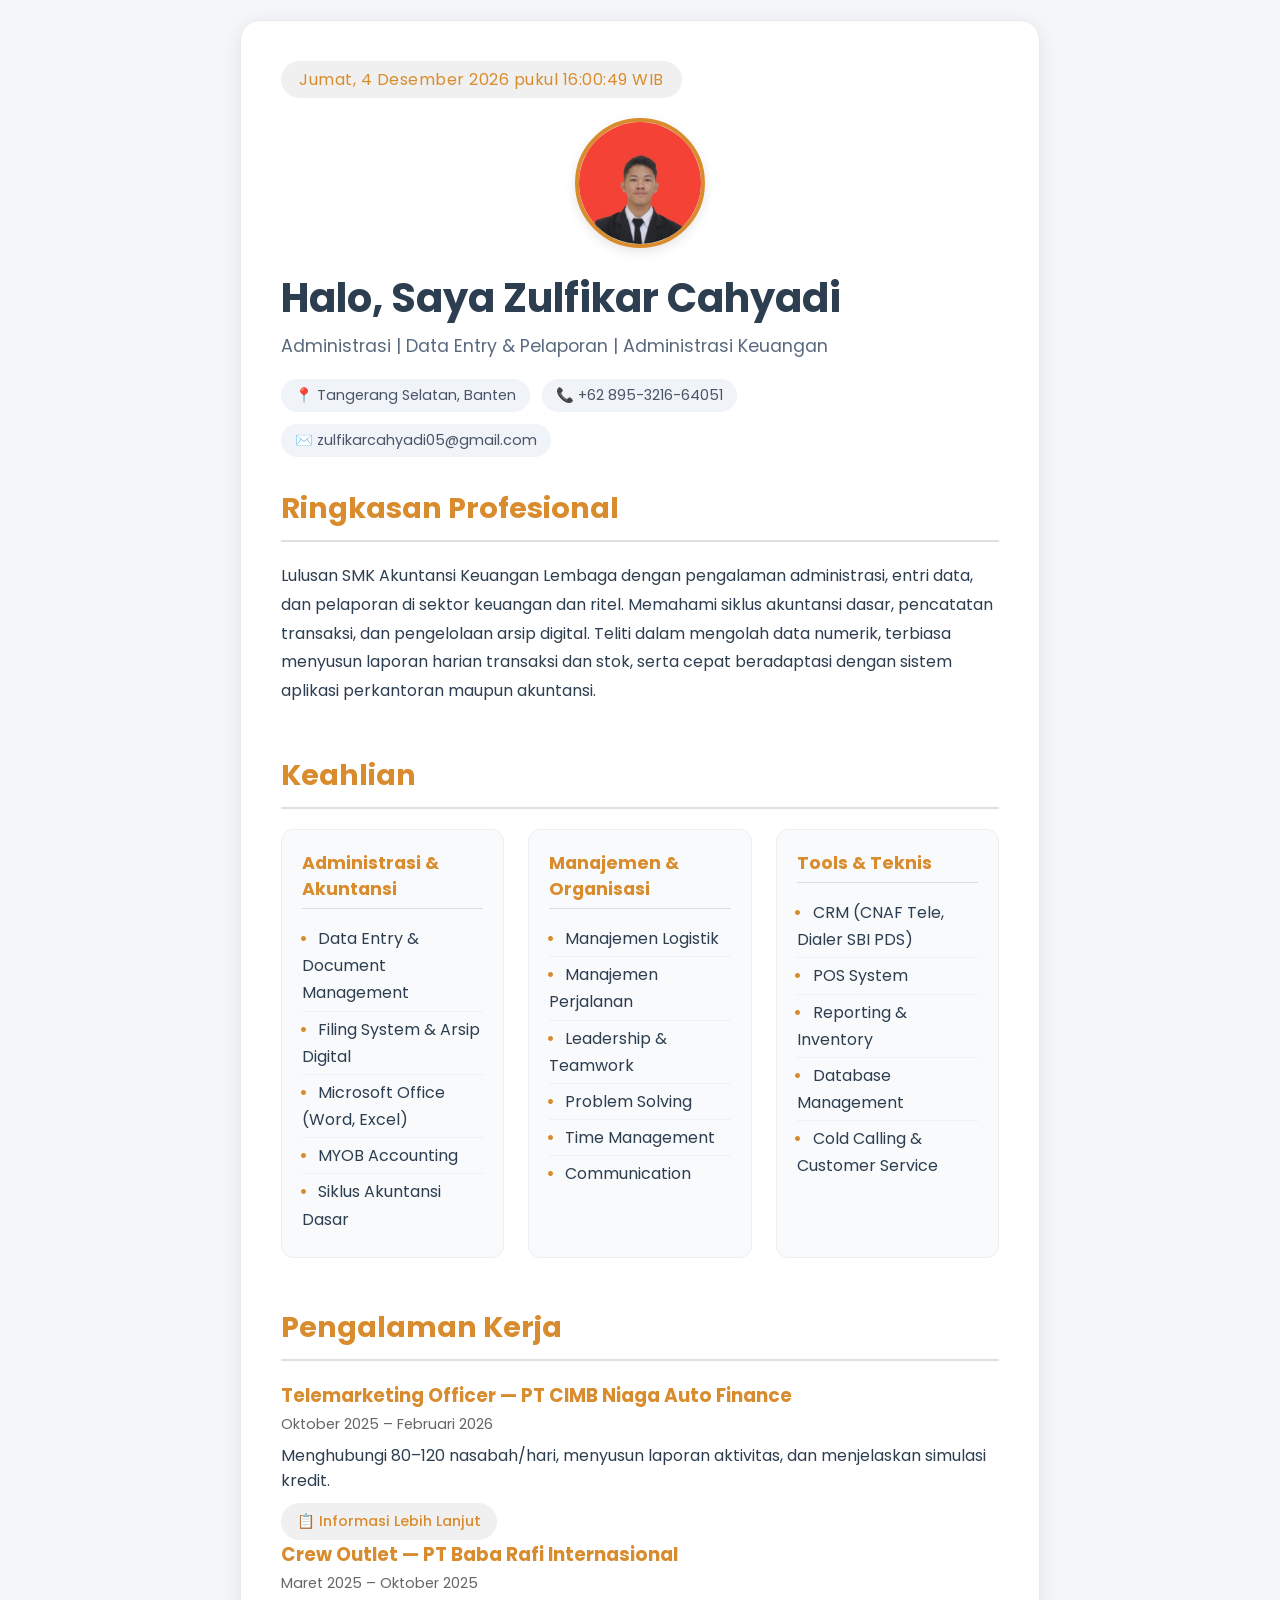
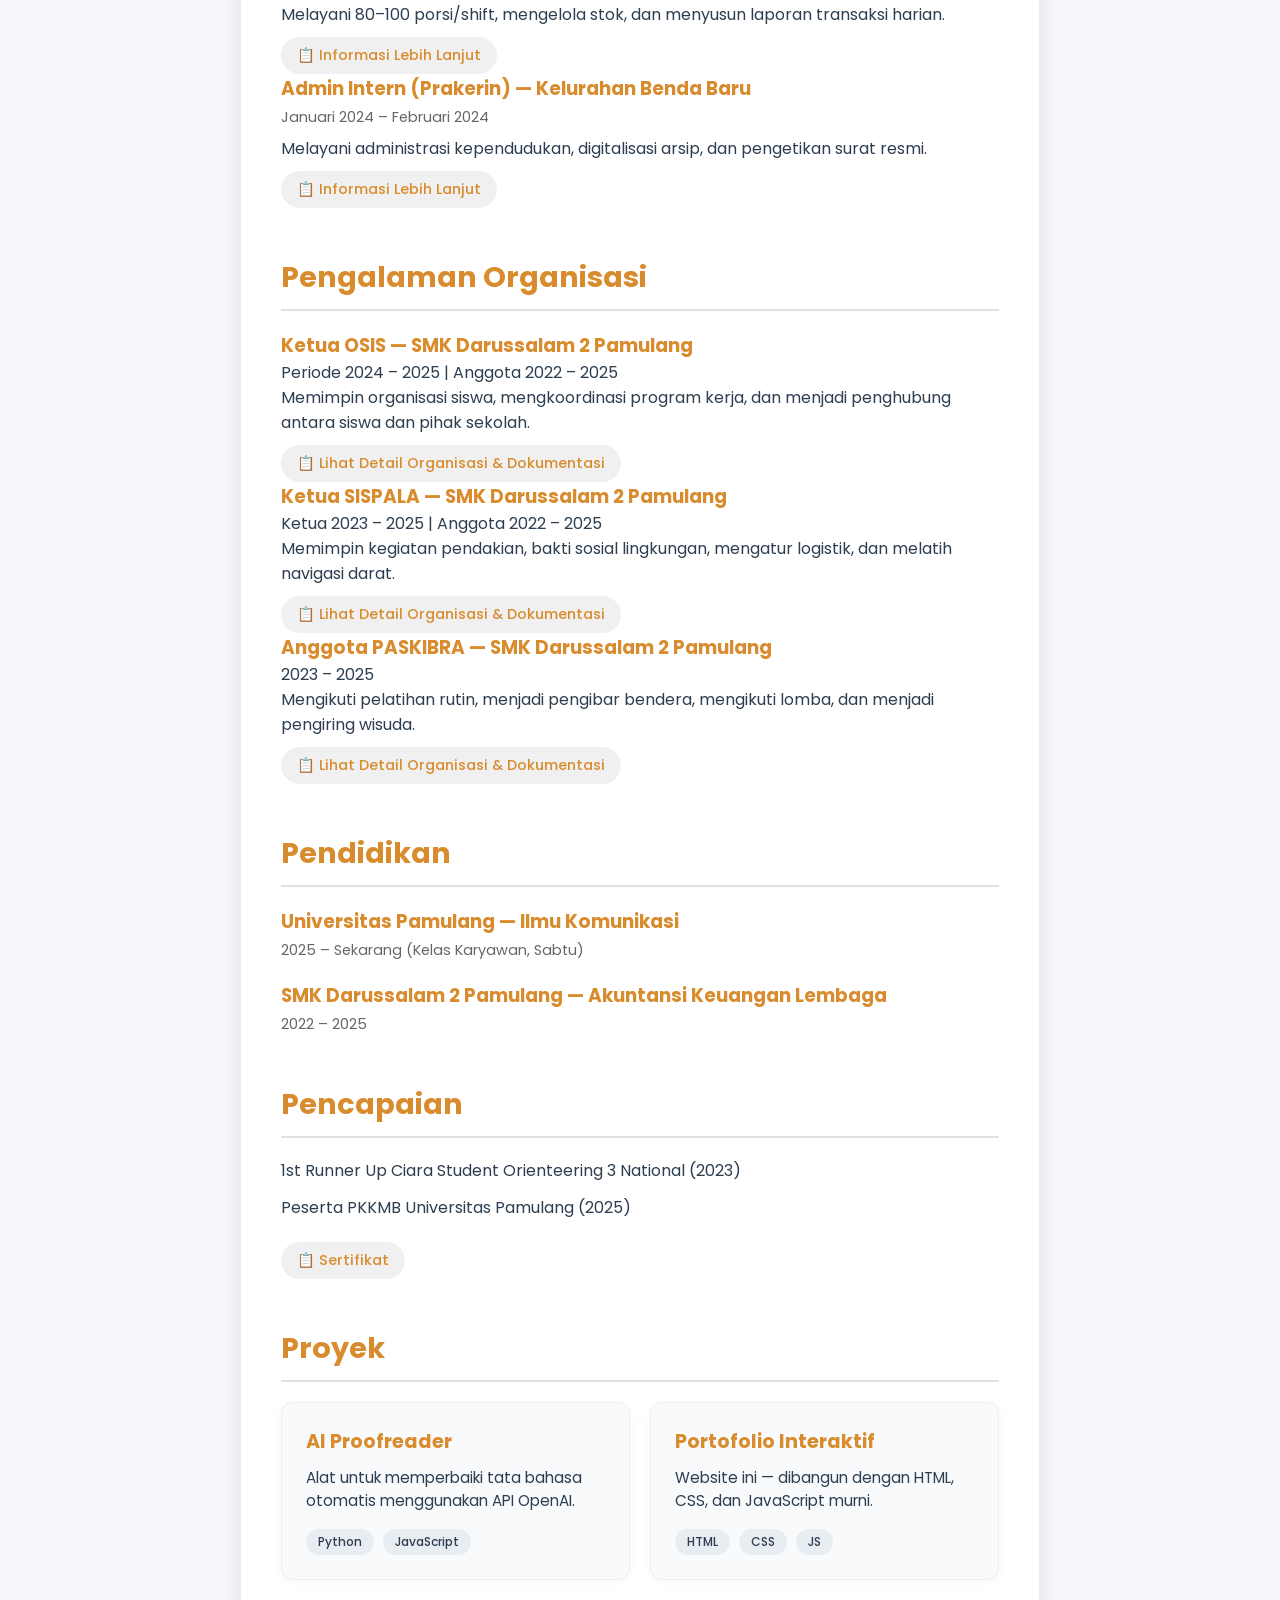
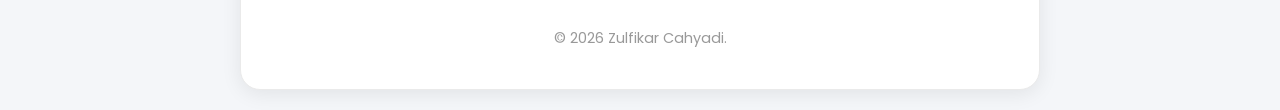
<file: index.html>
<!DOCTYPE html>
<html lang="id">
<head>
    <meta charset="UTF-8">
    <meta name="viewport" content="width=device-width, initial-scale=1.0">
    <title>Portofolio Zulfikar Cahyadi</title>

    <link href="https://fonts.googleapis.com/css2?family=Poppins:wght@300;400;500;600;700&display=swap" rel="stylesheet">

    <link rel="stylesheet" href="style.css">
</head>
<body>
    <div class="container">
        <header>
            <div class="datetime" id="datetime"></div>
            <img src="images/profil.jpeg" alt="Zulfikar Cahyadi" class="profil-img">
            <h1>Halo, Saya Zulfikar Cahyadi</h1>
            <p class="tagline">Administrasi | Data Entry & Pelaporan | Administrasi Keuangan</p>
            <div class="contact-info">
                <a href="https://maps.app.goo.gl/sQf9AFMZw61aLyge9" target="_blank" class="contact-link">📍 Tangerang Selatan, Banten</a>
                <a href="https://wa.me/62895321664051" target="_blank" class="contact-link">📞 +62 895-3216-64051</a>
                <a href="https://mail.google.com/mail/?view=cm&fs=1&to=zulfikarcahyadi05@gmail.com" target="_blank" class="contact-link">✉️ zulfikarcahyadi05@gmail.com</a>
            </div>
        </header>

        <section class="about">
            <h2>Ringkasan Profesional</h2>
            <p>
                Lulusan SMK Akuntansi Keuangan Lembaga dengan pengalaman administrasi, entri data, dan pelaporan di sektor keuangan dan ritel. Memahami siklus akuntansi dasar, pencatatan transaksi, dan pengelolaan arsip digital. Teliti dalam mengolah data numerik, terbiasa menyusun laporan harian transaksi dan stok, serta cepat beradaptasi dengan sistem aplikasi perkantoran maupun akuntansi.
            </p>
        </section>

       <section class="skills">
    <h2>Keahlian</h2>
    <div class="skill-grid">
        <div class="skill-category">
            <h3>Administrasi & Akuntansi</h3>
            <ul>
                <li>Data Entry & Document Management</li>
                <li>Filing System & Arsip Digital</li>
                <li>Microsoft Office (Word, Excel)</li>
                <li>MYOB Accounting</li>
                <li>Siklus Akuntansi Dasar</li>
            </ul>
        </div>
        <div class="skill-category">
            <h3>Manajemen & Organisasi</h3>
            <ul>
                <li>Manajemen Logistik</li>
                <li>Manajemen Perjalanan</li>
                <li>Leadership & Teamwork</li>
                <li>Problem Solving</li>
                <li>Time Management</li>
                <li>Communication</li>
            </ul>
        </div>
        <div class="skill-category">
            <h3>Tools & Teknis</h3>
            <ul>
                <li>CRM (CNAF Tele, Dialer SBI PDS)</li>
                <li>POS System</li>
                <li>Reporting & Inventory</li>
                <li>Database Management</li>
                <li>Cold Calling & Customer Service</li>
            </ul>
        </div>
    </div>
</section>

        <section class="experience">
            <h2>Pengalaman Kerja</h2>
            <div class="exp-item">
            <div class="exp-item-summary">
                <h3>Telemarketing Officer — PT CIMB Niaga Auto Finance</h3>
                <p class="year">Oktober 2025 – Februari 2026</p>
                <p class="short-desc">Menghubungi 80–120 nasabah/hari, menyusun laporan aktivitas, dan menjelaskan simulasi kredit.</p>
                <a href="cimb-niaga.html" class="gallery-btn">📋 Informasi Lebih Lanjut</a>
            </div>
            <div class="exp-item-summary">
                <h3>Crew Outlet — PT Baba Rafi Internasional</h3>
                <p class="year">Maret 2025 – Oktober 2025</p>
                <p class="short-desc">Melayani 80–100 porsi/shift, mengelola stok, dan menyusun laporan transaksi harian.</p>
                <a href="kebab-babarafi.html" class="gallery-btn">📋 Informasi Lebih Lanjut</a>
            </div>
            <div class="exp-item-summary">
                <h3>Admin Intern (Prakerin) — Kelurahan Benda Baru</h3>
                <p class="year">Januari 2024 – Februari 2024</p>
                <p class="short-desc">Melayani administrasi kependudukan, digitalisasi arsip, dan pengetikan surat resmi.</p>
                <a href="kelurahan-benda-baru.html" class="gallery-btn">📋 Informasi Lebih Lanjut</a>
            </div>
        </section>

<section class="organization">
    <h2>Pengalaman Organisasi</h2>
    <div class="exp-item-summary">
        <h3>Ketua OSIS — SMK Darussalam 2 Pamulang</h3>
        <p class="year">Periode 2024 – 2025 | Anggota 2022 – 2025</p>
        <p class="short-desc">Memimpin organisasi siswa, mengkoordinasi program kerja, dan menjadi penghubung antara siswa dan pihak sekolah.</p>
        <a href="osis.html" class="gallery-btn">📋 Lihat Detail Organisasi & Dokumentasi</a>
    </div>
    <div class="exp-item-summary">
        <h3>Ketua SISPALA — SMK Darussalam 2 Pamulang</h3>
        <p class="year">Ketua 2023 – 2025 | Anggota 2022 – 2025</p>
        <p class="short-desc">Memimpin kegiatan pendakian, bakti sosial lingkungan, mengatur logistik, dan melatih navigasi darat.</p>
        <a href="sispala.html" class="gallery-btn">📋 Lihat Detail Organisasi & Dokumentasi</a>
    </div>
    <div class="exp-item-summary">
        <h3>Anggota PASKIBRA — SMK Darussalam 2 Pamulang</h3>
        <p class="year">2023 – 2025</p>
        <p class="short-desc">Mengikuti pelatihan rutin, menjadi pengibar bendera, mengikuti lomba, dan menjadi pengiring wisuda.</p>
        <a href="paskibra.html" class="gallery-btn">📋 Lihat Detail Organisasi & Dokumentasi</a>
    </div>
</section>

        <section class="education">
            <h2>Pendidikan</h2>
             <div class="edu-item">
                <h3>Universitas Pamulang — Ilmu Komunikasi</h3>
                 <p class="year">2025 – Sekarang (Kelas Karyawan, Sabtu)</p>
            </div>
            <div class="edu-item">
                <h3>SMK Darussalam 2 Pamulang — Akuntansi Keuangan Lembaga</h3>
                <p class="year">2022 – 2025</p>
            </div>
        </section>

        <section class="achievements">
            <h2>Pencapaian</h2>
            <ul class="achieve-list">
                <li>1st Runner Up Ciara Student Orienteering 3 National (2023)</li>
                <li>Peserta PKKMB Universitas Pamulang (2025)</li>
            </ul>
            <a href="sertifikat.html" class="gallery-btn">📋 Sertifikat</a>
        </section>

        <section class="projects">
            <h2>Proyek</h2>
            <div class="project-grid">
                <div class="card">
                    <h3>AI Proofreader</h3>
                    <p>Alat untuk memperbaiki tata bahasa otomatis menggunakan API OpenAI.</p>
                    <span class="tag">Python</span>
                    <span class="tag">JavaScript</span>
                </div>
                <div class="card">
                    <h3>Portofolio Interaktif</h3>
                    <p>Website ini — dibangun dengan HTML, CSS, dan JavaScript murni.</p>
                    <span class="tag">HTML</span>
                    <span class="tag">CSS</span>
                    <span class="tag">JS</span>
                </div>
            </div>
        </section>

        <footer>
            <p>© <span id="year"></span> Zulfikar Cahyadi.</p>
        </footer>
    </div>

    <script src="script.js"></script>
</body>
</html>
</file>
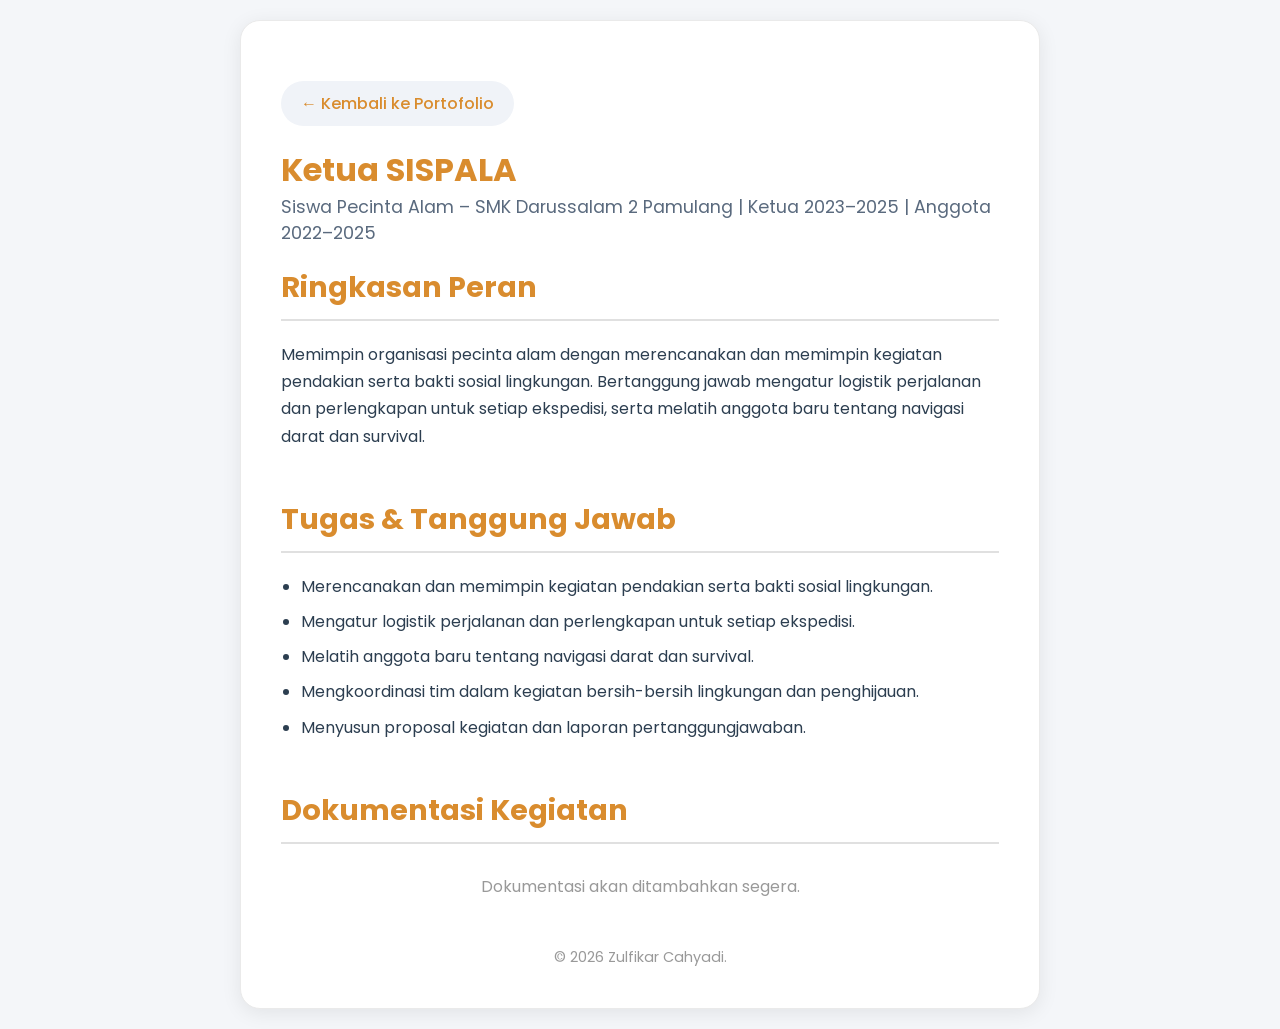
<file: sispala.html>
<!DOCTYPE html>
<html lang="id">
<head>
    <meta charset="UTF-8">
    <meta name="viewport" content="width=device-width, initial-scale=1.0">
    <title>Ketua SISPALA – SMK Darussalam 2 Pamulang | Dokumentasi Organisasi</title>
    
    <!-- Font Poppins -->
    <link href="https://fonts.googleapis.com/css2?family=Poppins:wght@300;400;500;600;700&display=swap" rel="stylesheet">
    
    <link rel="stylesheet" href="style.css">
</head>
<body>
    <div class="container">
        <!-- Tombol Kembali -->
        <a href="index.html" class="back-btn">← Kembali ke Portofolio</a>
        
        <h1>Ketua SISPALA</h1>
        <p class="tagline">Siswa Pecinta Alam – SMK Darussalam 2 Pamulang | Ketua 2023–2025 | Anggota 2022–2025</p>
        
        <section class="job-detail">
            <h2>Ringkasan Peran</h2>
            <p>
                Memimpin organisasi pecinta alam dengan merencanakan dan memimpin kegiatan pendakian serta bakti sosial lingkungan. Bertanggung jawab mengatur logistik perjalanan dan perlengkapan untuk setiap ekspedisi, serta melatih anggota baru tentang navigasi darat dan survival.
            </p>
        </section>

        <section class="job-tasks">
            <h2>Tugas & Tanggung Jawab</h2>
            <ul>
                <li>Merencanakan dan memimpin kegiatan pendakian serta bakti sosial lingkungan.</li>
                <li>Mengatur logistik perjalanan dan perlengkapan untuk setiap ekspedisi.</li>
                <li>Melatih anggota baru tentang navigasi darat dan survival.</li>
                <li>Mengkoordinasi tim dalam kegiatan bersih-bersih lingkungan dan penghijauan.</li>
                <li>Menyusun proposal kegiatan dan laporan pertanggungjawaban.</li>
            </ul>
        </section>

        <section class="job-gallery">
            <h2>Dokumentasi Kegiatan</h2>
            <div class="gallery">
                <!-- TEMPAT FOTO -->
                <p style="color: #999; grid-column: 1 / -1; text-align: center;">Dokumentasi akan ditambahkan segera.</p>
            </div>
        </section>

        <footer>
            <p>© <span id="year"></span> Zulfikar Cahyadi.</p>
        </footer>
    </div>

    <script>
        document.getElementById('year').textContent = new Date().getFullYear();
    </script>
</body>
</html>
</file>
<file: style.css>
* {
    margin: 0;
    padding: 0;
    box-sizing: border-box;
}

body {
    font-family: 'Poppins', sans-serif;
    background: #F4F6F9;
    color: #2C3E50;
    min-height: 100vh;
    display: flex;
    justify-content: center;
    align-items: center;
    padding: 20px;
}

.container {
    max-width: 800px;
    width: 100%;
    background: #FFFFFF;
    border-radius: 20px;
    padding: 40px;
    box-shadow: 0 4px 20px rgba(0,0,0,0.08);
    border: 1px solid #eaeaea;
}

.datetime {
    font-size: 1rem;
    font-weight: 400;
    margin-bottom: 20px;
    letter-spacing: 0.5px;
    color: #D98C2E;
    background: #F0F0F0;
    display: inline-block;
    padding: 6px 18px;
    border-radius: 50px;
}

.profil-img {
    width: 130px;
    height: 130px;
    border-radius: 50%;
    object-fit: cover;
    display: block;
    margin: 0 auto 20px;
    border: 4px solid #D98C2E;
    box-shadow: 0 4px 12px rgba(0,0,0,0.1);
}

/* ===== HEADER ===== */
header h1 {
    font-size: 2.5rem;
    margin-bottom: 5px;
    color: #2C3E50;
}

.tagline {
    font-size: 1.1rem;
    color: #5A6A7E;
    margin-bottom: 20px;
}

.contact-info {
    display: flex;
    flex-wrap: wrap;
    gap: 12px;
    margin-top: 10px;
    margin-bottom: 30px;
    font-size: 0.9rem;
    color: #4A5568;
}

.contact-info span {
    background: #F0F3F8;
    padding: 6px 14px;
    border-radius: 20px;
    display: inline-flex;
    align-items: center;
    gap: 4px;
}

h1, h2, h3, h4 {
    color: #D98C2E;
}

h2 {
    font-size: 1.8rem;
    margin-bottom: 20px;
    border-bottom: 2px solid #E0E0E0;
    padding-bottom: 10px;
}

section {
    margin-bottom: 48px;
}

.about p {
    line-height: 1.8;
    font-size: 1rem;
    color: #2C3E50;
}

/* ===== KEALHIAN (SKILL GRID) ===== */
.skill-grid {
    display: grid;
    grid-template-columns: repeat(auto-fit, minmax(220px, 1fr));
    gap: 24px;
    align-items: start;          /* Kunci: semua kolom mulai dari atas */
    margin-top: 10px;
}

.skill-category {
    background: #F8FAFB;
    border-radius: 12px;
    padding: 20px;
    border: 1px solid #eee;
    height: 100%;               /* Membuat tinggi kartu seragam */
}

.skill-category h3 {
    font-size: 1.1rem;
    margin-bottom: 12px;
    color: #D98C2E;
    border-bottom: 1px solid #ddd;
    padding-bottom: 6px;
}

.skill-category ul {
    list-style: none;
    padding: 0;
    line-height: 1.7;
    margin: 0;
}

.skill-category ul li {
    padding: 4px 0;
    border-bottom: 1px solid #f0f0f0;
}

.skill-category ul li:last-child {
    border-bottom: none;
}

.skill-category ul li::before {
    content: "•";
    color: #D98C2E;
    font-weight: bold;
    display: inline-block;
    width: 1.2em;
    margin-left: -0.2em;
}

.exp-item {
    margin-bottom: 25px;
}

.exp-item h3 {
    margin-bottom: 4px;
    color: #D98C2E;
}

.exp-item .year {
    color: #666;
    font-size: 0.9rem;
    margin-bottom: 8px;
}

.exp-item ul {
    list-style: disc;
    padding-left: 20px;
    color: #2C3E50;
    line-height: 1.6;
}

.exp-item ul li {
    margin-bottom: 4px;
}

.edu-item {
    margin-bottom: 20px;
}

.edu-item h3 {
    margin-bottom: 4px;
}

.edu-item .year {
    color: #666;
    font-size: 0.9rem;
}

.project-grid {
    display: grid;
    grid-template-columns: repeat(auto-fit, minmax(220px, 1fr));
    gap: 20px;
}

.card {
    background: #F8FAFB;
    border-radius: 12px;
    padding: 24px;
    box-shadow: 0 2px 8px rgba(0,0,0,0.04);
    border: 1px solid #eee;
    transition: transform 0.2s, box-shadow 0.2s;
}

.card:hover {
    transform: translateY(-4px);
    box-shadow: 0 8px 20px rgba(0,0,0,0.1);
}

.card h3 {
    margin-bottom: 10px;
    font-size: 1.2rem;
    color: #D98C2E;
}

.card p {
    font-size: 0.95rem;
    color: #2C3E50;
    margin-bottom: 16px;
}

.tag {
    display: inline-block;
    background: #E8EDF2;
    color: #2C3E50;
    padding: 4px 12px;
    border-radius: 50px;
    font-size: 0.75rem;
    margin-right: 5px;
    font-weight: 500;
}

footer {
    text-align: center;
    font-size: 0.9rem;
    color: #999;
    margin-top: 30px;
}

.gallery {
    display: grid;
    grid-template-columns: repeat(auto-fit, minmax(200px, 1fr));
    gap: 15px;
    margin: 30px 0;
}

.gallery img {
    width: 100%;
    border-radius: 10px;
    box-shadow: 0 2px 8px rgba(0,0,0,0.1);
}

.back-btn {
    display: inline-block;
    margin-top: 20px;
    background: #D98C2E;
    color: white;
    padding: 10px 20px;
    border-radius: 30px;
    text-decoration: none;
    font-weight: 500;
}

.gallery-btn {
    display: inline-block;
    margin-top: 10px;
    background: #F0F0F0;
    color: #D98C2E;
    padding: 8px 16px;
    border-radius: 20px;
    text-decoration: none;
    font-size: 0.9rem;
    font-weight: 500;
    transition: 0.2s;
}

.gallery-btn:hover {
    background: #D98C2E;
    color: white;
}

/* ===== HALAMAN DETAIL PEKERJAAN ===== */
.job-detail p,
.job-tasks ul {
    color: #2C3E50;
    line-height: 1.7;
    font-size: 1rem;
}

.job-tasks ul {
    list-style: disc;
    padding-left: 20px;
}

.job-tasks ul li {
    margin-bottom: 8px;
}

.map-container {
    border-radius: 12px;
    overflow: hidden;
    box-shadow: 0 2px 8px rgba(0,0,0,0.1);
    margin: 15px 0 30px;
}

/* Jika ada section baru di detail page */
section + section {
    margin-top: 40px;
}

.back-btn {
    display: inline-block;
    margin-bottom: 20px;
    background: #F0F3F8;
    color: #D98C2E;
    padding: 10px 20px;
    border-radius: 30px;
    text-decoration: none;
    font-weight: 500;
    transition: 0.2s;
}

.back-btn:hover {
    background: #D98C2E;
    color: white;
}

/* ===== TOMBOL VIDEO ===== */
.video-links {
    margin-top: 30px;
    text-align: center;
}

.video-links h3 {
    margin-bottom: 15px;
    color: #D98C2E;
}

.video-btn {
    display: inline-block;
    background: #D98C2E;
    color: white;
    padding: 12px 24px;
    border-radius: 30px;
    text-decoration: none;
    font-weight: 500;
    transition: 0.2s;
    margin: 5px;
}

.video-btn:hover {
    background: #b87a1f;
    transform: translateY(-2px);
}

/* ===== KONTAK LINK (MAPS, WA, EMAIL) ===== */
.contact-link {
    background: #F0F3F8;
    padding: 6px 14px;
    border-radius: 20px;
    display: inline-flex;
    align-items: center;
    gap: 4px;
    text-decoration: none;
    color: #4A5568;
    font-size: 0.9rem;
    transition: 0.2s;
}

.contact-link:hover {
    background: #D98C2E;
    color: white;
}

/* ===== TOMBOL SERTIFIKAT ===== */
.achieve-list li {
    display: flex;
    align-items: center;
    justify-content: space-between;
    gap: 10px;
    margin-bottom: 12px;
}

.cert-btn {
    background: #F0F0F0;
    color: #D98C2E;
    padding: 4px 14px;
    border-radius: 20px;
    text-decoration: none;
    font-size: 0.8rem;
    font-weight: 500;
    white-space: nowrap;
    transition: 0.2s;
}

.cert-btn:hover {
    background: #D98C2E;
    color: white;
}

@media (max-width: 600px) {
    .container {
        padding: 24px 16px;
        border-radius: 12px;
    }

    header h1 {
        font-size: 2rem;
    }

    .project-grid,
    .skill-grid {
        grid-template-columns: 1fr;
    }

    .contact-info {
        flex-direction: column;
        gap: 8px;
    }

    .datetime {
        font-size: 0.85rem;
    }

    .profil-img {
        width: 100px;
        height: 100px;
    }
        .achieve-list li {
        flex-direction: column;
        align-items: flex-start;
    }
    .cert-btn {
        margin-left: 0;
        margin-top: 5px;
    }
}
</file>
